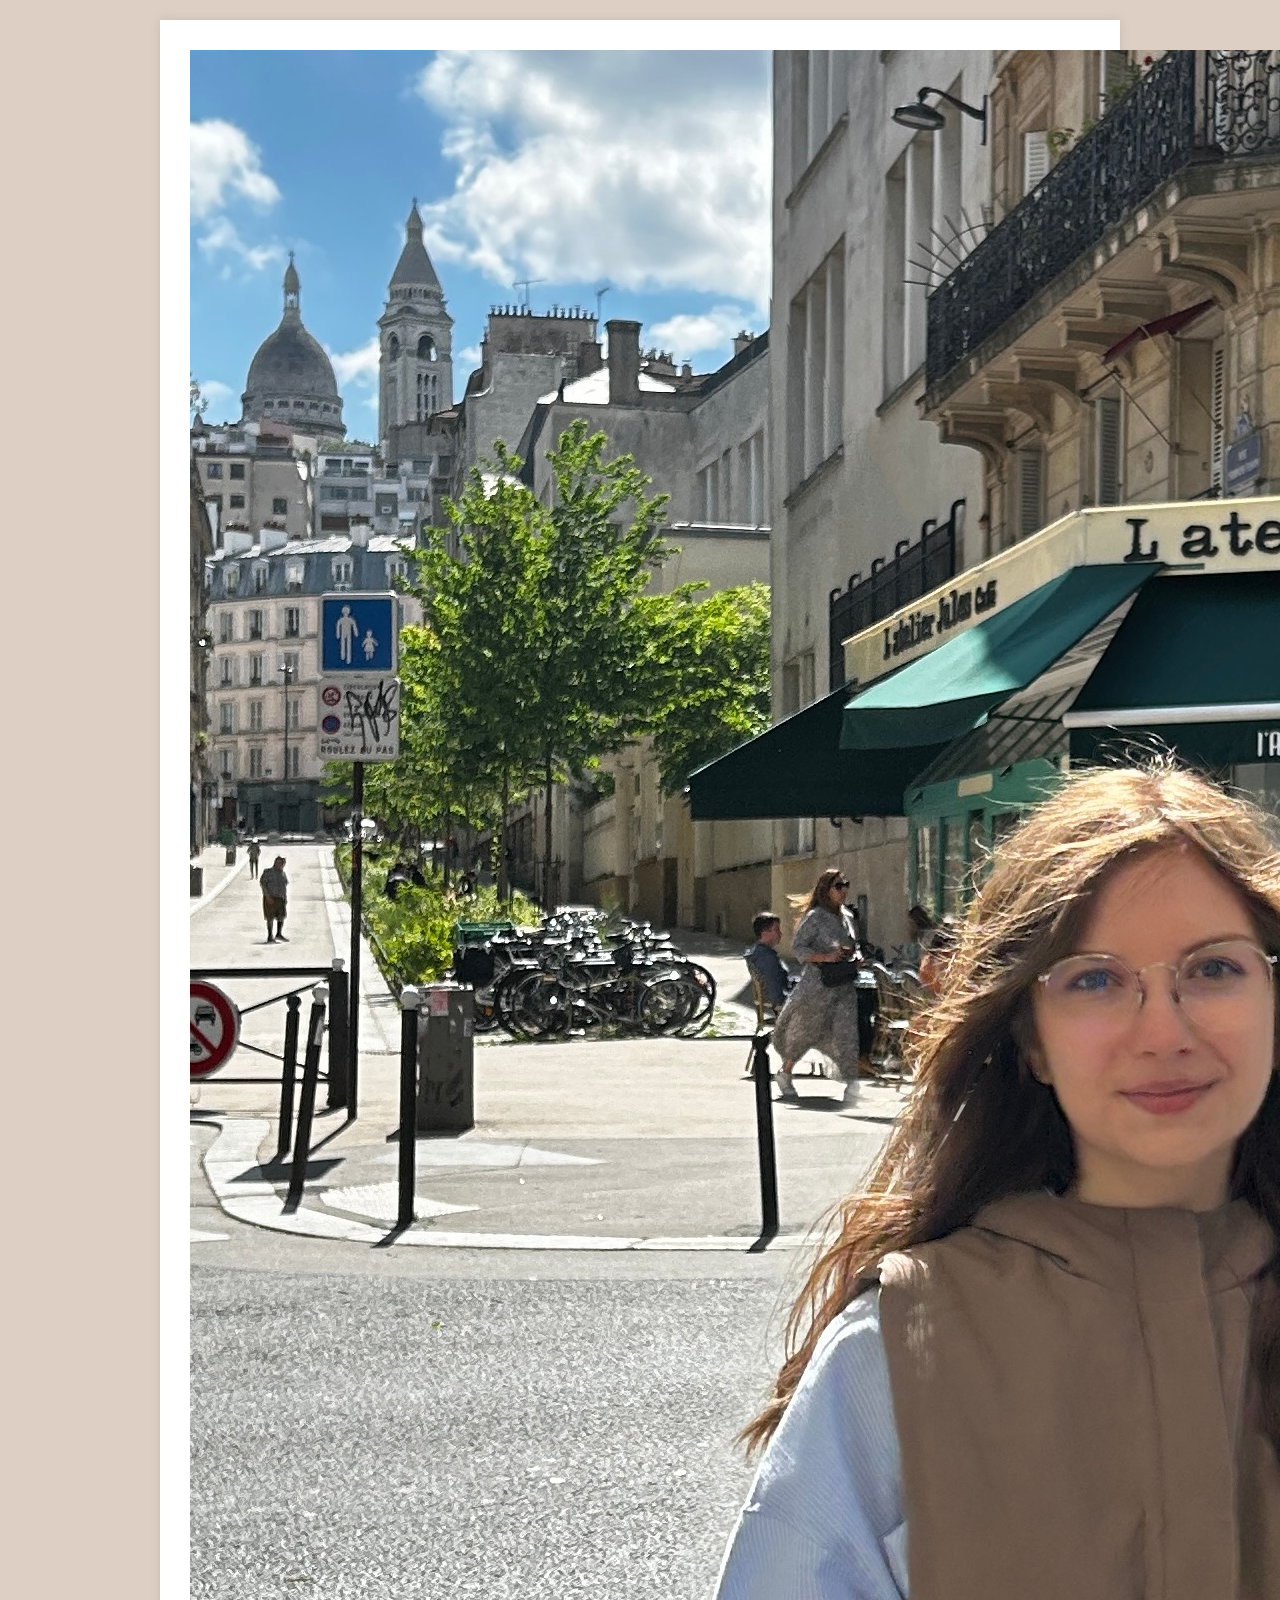
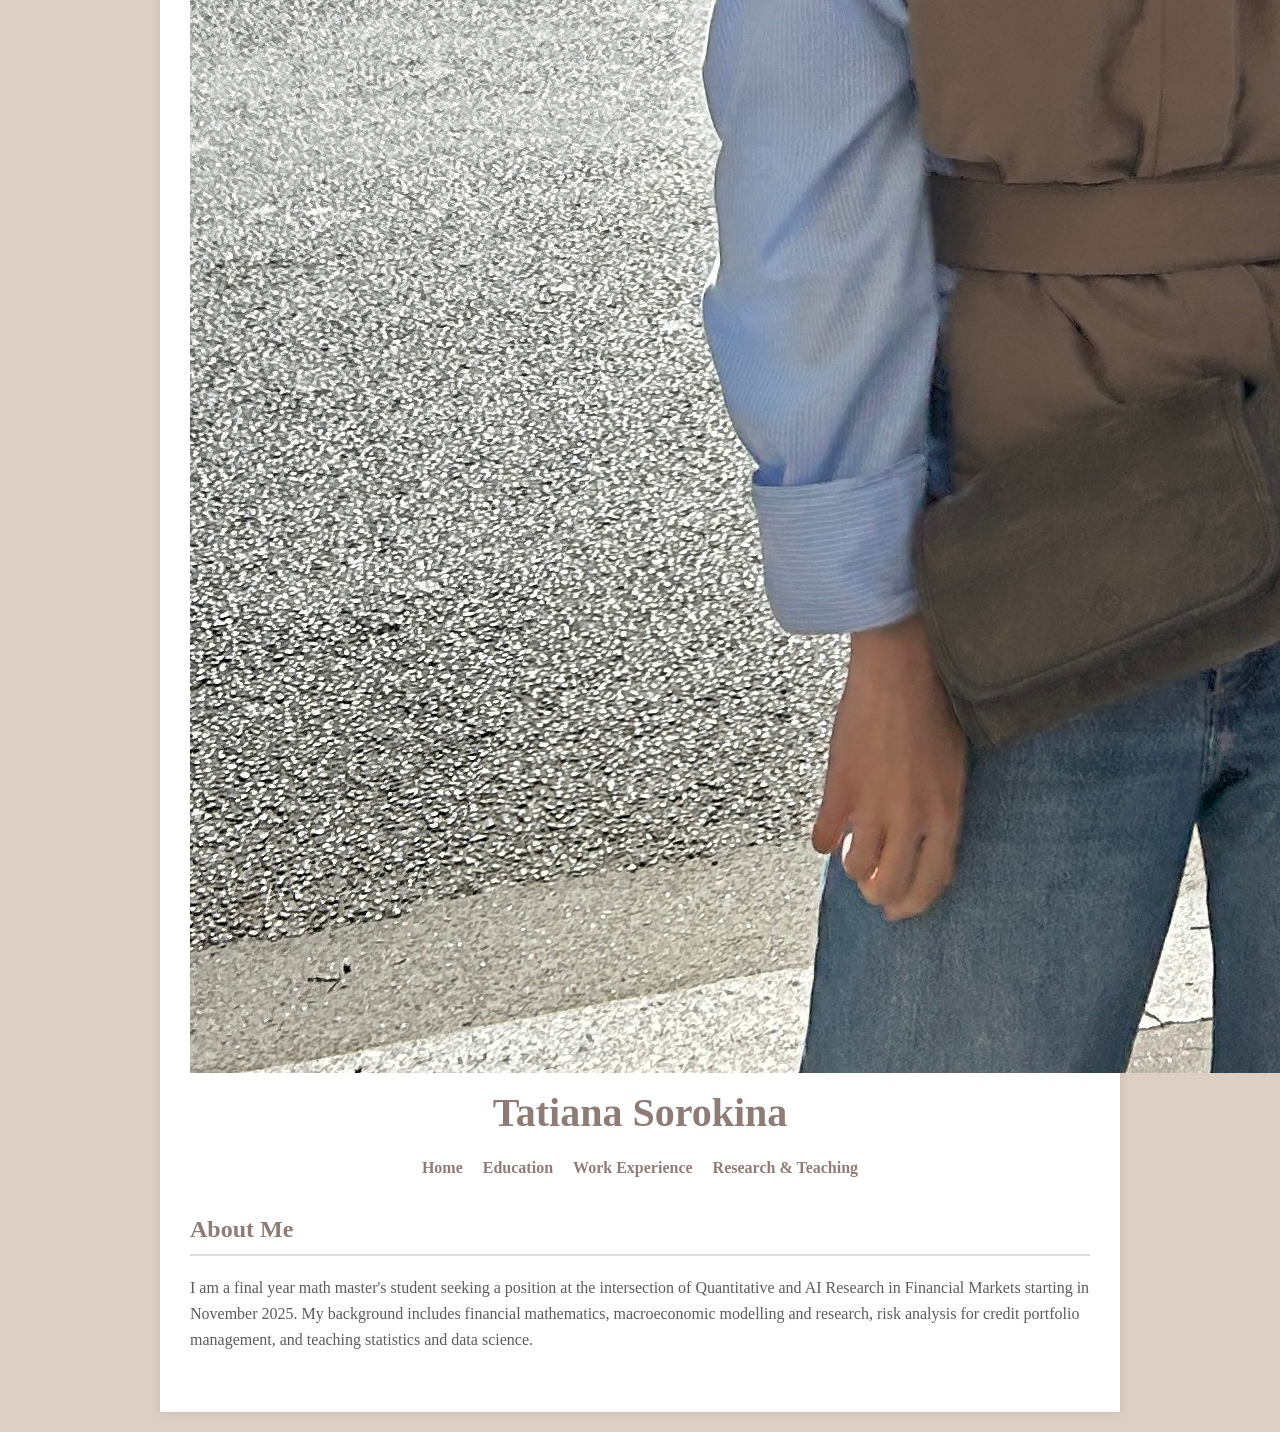
<file: index.html>
<!DOCTYPE html>
<html lang="en">
<head>
  <meta charset="UTF-8">
  <meta name="viewport" content="width=device-width, initial-scale=1">
  <meta name="google-site-verification" content="AKwH5cwZz6q_N1sU3AGKaXVOFll_nJvj4tW0FhjQBiI">
  <meta name="description" content="Tatiana Sorokina – CV/Portfolio showcasing her research experience and interests.">
  <meta name="keywords" content="Tatiana Sorokina, CV, portfolio, Quantitative Research, AI, Finance, tssorokina, Higher School of Economics, Toulouse School of Economics, TSE, HSE, BNP Paribas, Tinkoff, T-Bank, Macrostructural Modelling, Crediit Risk, Causal Inference, Mathematics and Economic Decision, Eiffel Scholarship, Ecoonmics and Statistics, Financial Markets">
<script type="application/ld+json">
{
  "@context": "https://schema.org",
  "@type": "Person",
  "name": "Tatiana Sorokina",
  "url": "https://ttsorokina.github.io/",
  "jobTitle": "Quantitative&AI Research",
  "sameAs": [
    "https://www.linkedin.com/in/tssorokina",
    "https://github.com/tssorokina"
  ]
}
</script>

  <title>Tatiana Sorokina - CV</title>
  <link rel="stylesheet" href="style.css">
<!--   <style>
    /* Global Styles */
    body {
      font-family: "Georgia", serif;
      line-height: 1.6;
      margin: 0;
      padding: 20px;
      background-color: #ddcfc4;
      color: #5c5c5c;
    }
    .container {
      max-width: 900px;
      margin: auto;
      background: #fff;
      padding: 30px;
      box-shadow: 0 0 10px rgba(0,0,0,0.1);
    }
    header {
      text-align: center;
      margin-bottom: 30px;
    }
    header h1 {
      margin: 0;
      font-size: 2.5em;
      color: #8e7d76;
    }
    nav ul {
      list-style: none;
      padding: 0;
      margin: 10px 0;
      display: flex;
      justify-content: center;
      gap: 20px;
    }
    nav ul li {
      display: inline;
    }
    nav ul li a {
      color: #8e7d76;
      text-decoration: none;
      font-weight: bold;
    }
    nav ul li a:hover {
      text-decoration: underline;
    }
    section {
      margin-bottom: 30px;
    }
  .profile-photo {
  /* Make the image 10% of its containing block’s width: */
  /* width: 10%; */
  
  /* Or, to tie it directly to the viewport width: */
  width: 10vw;

  height: auto;        /* keep aspect ratio */
  border-radius: 50%;  /* optional */
  object-fit: cover;
  flex-shrink: 0;
}

  </style> -->
</head>
<body>
  <div class="container">
     <div class="profile-header">
      <img src="img/IMG_3382.jpeg"
           alt="Tatiana Sorokina"
           class="profile-photo">
    <header>
      <h1>Tatiana Sorokina</h1>
      <nav>
        <ul>
          <li><a href="index.html">Home</a></li>
          <li><a href="education.html">Education</a></li>
          <li><a href="work.html">Work Experience</a></li>
          <li><a href="research.html">Research & Teaching</a></li>
        </ul>
      </nav>
    </header>
     </div>

    <section id="about">
      <h2>About Me</h2>
      <p>
        I am a final year math master's student seeking a position at the intersection of Quantitative and AI Research in Financial Markets starting in November 2025. My background includes financial mathematics, macroeconomic modelling and research, risk analysis for credit portfolio management, and teaching statistics and data science.
      </p>
    </section>
    <!-- Additional sections specific to this page go here -->
  </div>
</body>
</html>
</file>
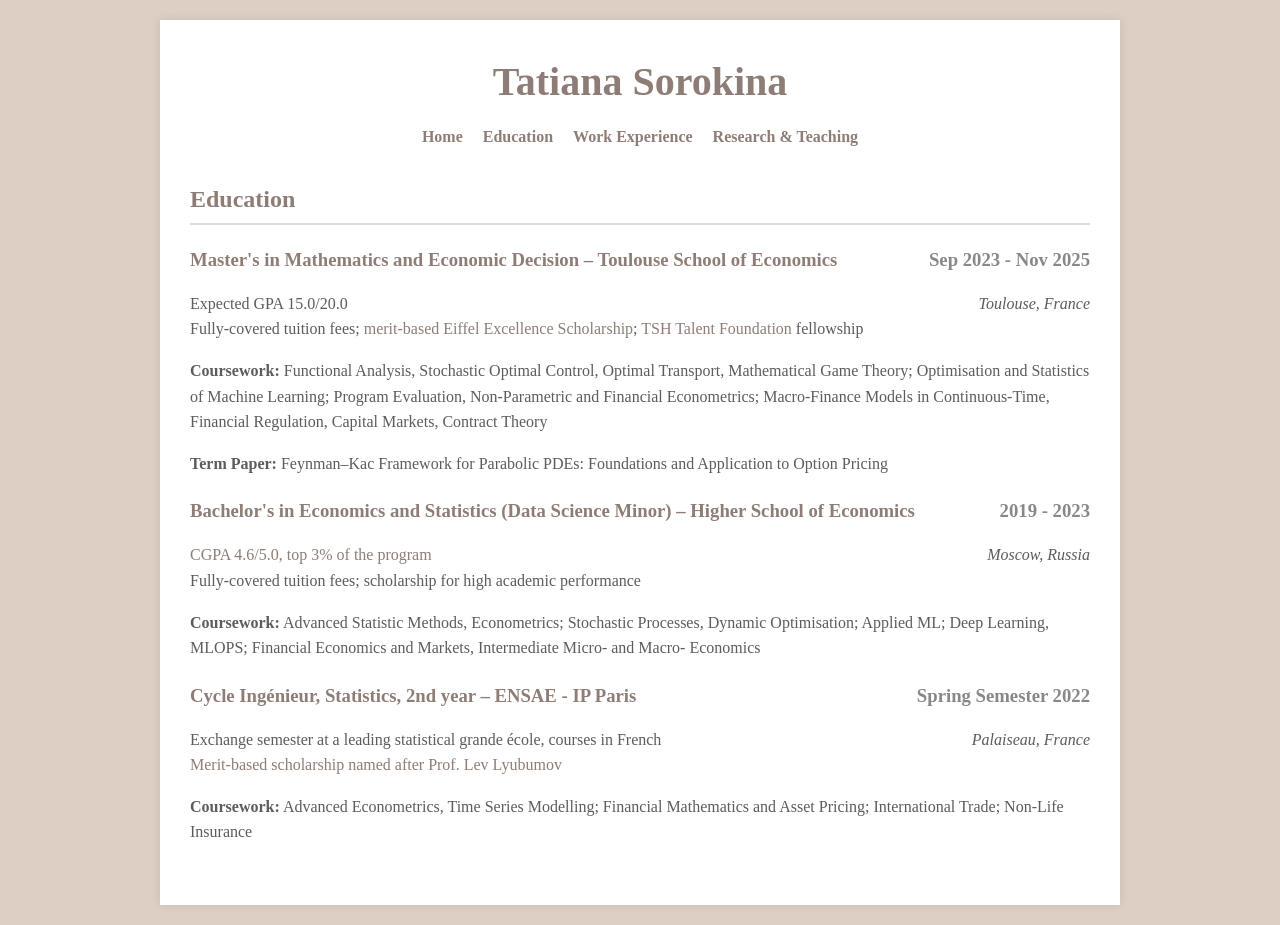
<file: education.html>
<!DOCTYPE html>
<html lang="en">
<head>
  <meta charset="UTF-8">
  <meta name="viewport" content="width=device-width, initial-scale=1">
  <title>Tatiana Sorokina - Education</title>
  <link rel="stylesheet" href="style.css">
</head>
<body>
  <div class="container">
    <header>
      <h1>Tatiana Sorokina</h1>
      <nav>
        <ul>
          <li><a href="index.html">Home</a></li>
          <li><a href="education.html">Education</a></li>
          <li><a href="work.html">Work Experience</a></li>
          <li><a href="research.html">Research & Teaching</a></li>
        </ul>
      </nav>
    </header>

    <section id="education">
      <h2>Education</h2>
      <div class="subsection">
        <h3>
          <a href="https://www.tse-fr.eu/master-mathematics-and-economic-decision"><strong>Master's in Mathematics and Economic Decision</strong></a> – Toulouse School of Economics
          <span class="date">Sep 2023 - Nov 2025</span>
        </h3>
        <p><em class="place">Toulouse, France</em></p>
        <p>
          Expected GPA 15.0/20.0<br>
          Fully-covered tuition fees; <a href="https://www.campusfrance.org/en/eiffel-scholarship-program-of-excellence">merit-based Eiffel Excellence Scholarship</a>; <a href="https://tshtalentfoundation.org/">TSH Talent Foundation</a> fellowship
        </p>
        <p>
          <strong>Coursework:</strong> Functional Analysis, Stochastic Optimal Control, Optimal Transport, Mathematical Game Theory; Optimisation and Statistics of Machine Learning; Program Evaluation, Non-Parametric and Financial Econometrics; Macro-Finance Models in Continuous-Time, Financial Regulation, Capital Markets, Contract Theory
        </p>
        <p>
          <strong>Term Paper:</strong> Feynman–Kac Framework for Parabolic PDEs: Foundations and Application to Option Pricing
        </p>
      </div>

      <div class="subsection">
        <h3>
          <a href="https://www.hse.ru/en/ba/stat/"><strong>Bachelor's in Economics and Statistics (Data Science Minor)</strong></a> – Higher School of Economics
          <span class="date">2019 - 2023</span>
        </h3>
        <p><em class="place">Moscow, Russia</em></p>
        <p>
          <a href="https://www.hse.ru/en/ba/stat/ratings">CGPA 4.6/5.0, top 3% of the program</a><br>
          Fully-covered tuition fees; scholarship for high academic performance
        </p>
        <p>
          <strong>Coursework:</strong> Advanced Statistic Methods, Econometrics; Stochastic Processes, Dynamic Optimisation; Applied ML; Deep Learning, MLOPS; Financial Economics and Markets, Intermediate Micro- and Macro- Economics
        </p>
      </div>

      <div class="subsection">
        <h3>
          <a href="https://www.ensae.fr/en/education/ingenieur-ensae-program/second-year"><strong>Cycle Ingénieur, Statistics, 2nd year</strong></a> – ENSAE - IP Paris
          <span class="date">Spring Semester 2022</span>
        </h3>
        <p><em class="place">Palaiseau, France</em></p>
        <p>
          Exchange semester at a leading statistical grande école, courses in French<br>
          <a href="https://economics.hse.ru/io/news/542937241.html">Merit-based scholarship named after Prof. Lev Lyubumov</a>
        </p>
        <p>
          <strong>Coursework:</strong> Advanced Econometrics, Time Series Modelling; Financial Mathematics and Asset Pricing; International Trade; Non-Life Insurance
        </p>
      </div>
    </section>
  </div>
</body>
</html>
</file>
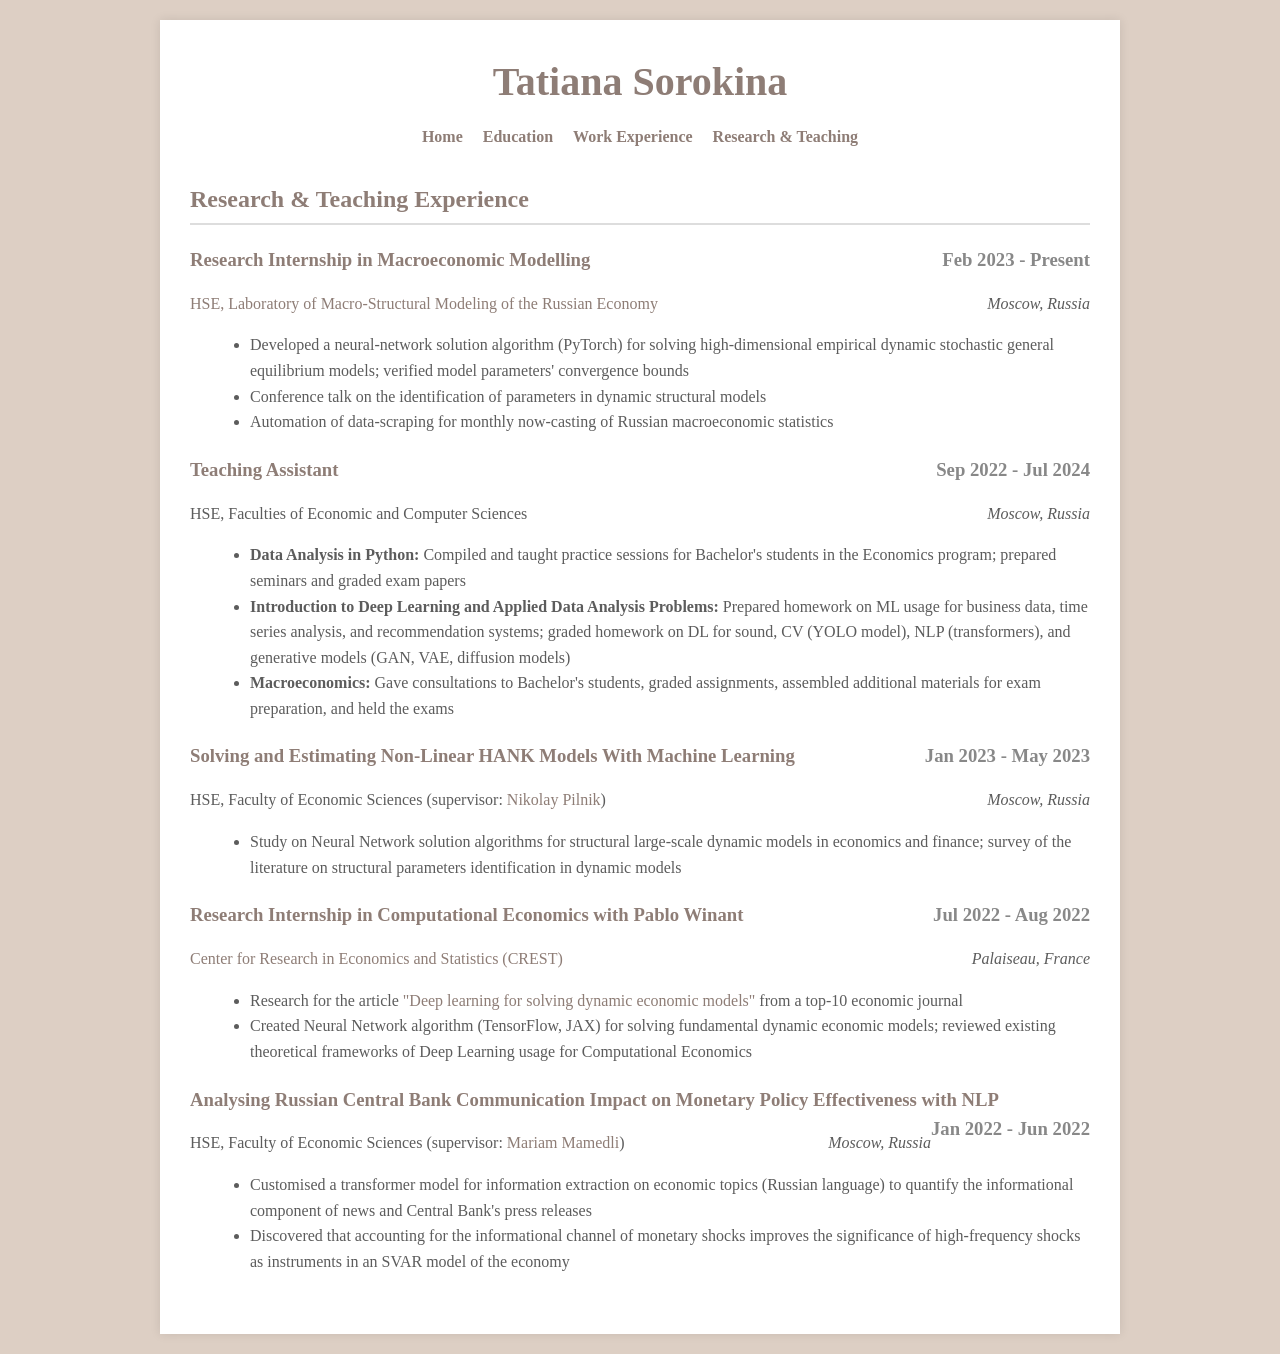
<file: research.html>
<!DOCTYPE html>
<html lang="en">
<head>
  <meta charset="UTF-8">
  <meta name="viewport" content="width=device-width, initial-scale=1">
  <title>Tatiana Sorokina - Research & Teaching</title>
  <link rel="stylesheet" href="style.css">
</head>
<body>
  <div class="container">
    <header>
      <h1>Tatiana Sorokina</h1>
      <nav>
        <ul>
          <li><a href="index.html">Home</a></li>
          <li><a href="education.html">Education</a></li>
          <li><a href="work.html">Work Experience</a></li>
          <li><a href="research.html">Research & Teaching</a></li>
        </ul>
      </nav>
    </header>

    <section id="research">
      <h2>Research & Teaching Experience</h2>
      <div class="subsection">
        <h3>
          Research Internship in Macroeconomic Modelling <span class="date">Feb 2023 - Present</span>
        </h3>
        <p>
          <a href="https://economics.hse.ru/gmsm/">HSE, Laboratory of Macro-Structural Modeling of the Russian Economy</a> <em class="place">Moscow, Russia</em>
        </p>
        <ul>
          <li>Developed a neural-network solution algorithm (PyTorch) for solving high-dimensional empirical dynamic stochastic general equilibrium models; verified model parameters' convergence bounds</li>
          <li>Conference talk on the identification of parameters in dynamic structural models</li>
          <li>Automation of data-scraping for monthly now-casting of Russian macroeconomic statistics</li>
        </ul>
      </div>

      <div class="subsection">
        <h3>
          Teaching Assistant <span class="date">Sep 2022 - Jul 2024</span>
        </h3>
        <p>
          HSE, Faculties of Economic and Computer Sciences <em class="place">Moscow, Russia</em>
        </p>
        <ul>
          <li><strong>Data Analysis in Python:</strong> Compiled and taught practice sessions for Bachelor's students in the Economics program; prepared seminars and graded exam papers</li>
          <li><strong>Introduction to Deep Learning and Applied Data Analysis Problems:</strong> Prepared homework on ML usage for business data, time series analysis, and recommendation systems; graded homework on DL for sound, CV (YOLO model), NLP (transformers), and generative models (GAN, VAE, diffusion models)</li>
          <li><strong>Macroeconomics:</strong> Gave consultations to Bachelor's students, graded assignments, assembled additional materials for exam preparation, and held the exams</li>
        </ul>
      </div>

      <div class="subsection">
        <h3>
          Solving and Estimating Non-Linear HANK Models With Machine Learning <span class="date">Jan 2023 - May 2023</span>
        </h3>
        <p>
          HSE, Faculty of Economic Sciences (supervisor: <a href="https://www.hse.ru/en/org/persons/11532263">Nikolay Pilnik</a>) <em class="place">Moscow, Russia</em>
        </p>
        <ul>
          <li>Study on Neural Network solution algorithms for structural large-scale dynamic models in economics and finance; survey of the literature on structural parameters identification in dynamic models</li>
        </ul>
      </div>

      <div class="subsection">
        <h3>
          Research Internship in Computational Economics with <a href="https://scholar.google.com/citations?user=MZINMrkAAAAJ&hl=en">Pablo Winant</a> <span class="date">Jul 2022 - Aug 2022</span>
        </h3>
        <p>
          <a href="https://crest.science/">Center for Research in Economics and Statistics (CREST)</a> <em class="place">Palaiseau, France</em>
        </p>
        <ul>
          <li>Research for the article <a href="https://www.sciencedirect.com/science/article/pii/S0304393221000799">"Deep learning for solving dynamic economic models"</a> from a top-10 economic journal</li>
          <li>Created Neural Network algorithm (TensorFlow, JAX) for solving fundamental dynamic economic models; reviewed existing theoretical frameworks of Deep Learning usage for Computational Economics</li>
        </ul>
      </div>

      <div class="subsection">
        <h3>
          Analysing Russian Central Bank Communication Impact on Monetary Policy Effectiveness with NLP <span class="date">Jan 2022 - Jun 2022</span>
        </h3>
        <p>
          HSE, Faculty of Economic Sciences (supervisor: <a href="https://www.linkedin.com/in/mariammamedli?originalSubdomain=sg">Mariam Mamedli</a>) <em class="place">Moscow, Russia</em>
        </p>
        <ul>
          <li>Customised a transformer model for information extraction on economic topics (Russian language) to quantify the informational component of news and Central Bank's press releases</li>
          <li>Discovered that accounting for the informational channel of monetary shocks improves the significance of high-frequency shocks as instruments in an SVAR model of the economy</li>
        </ul>
      </div>
    </section>
  </div>
</body>
</html>
</file>
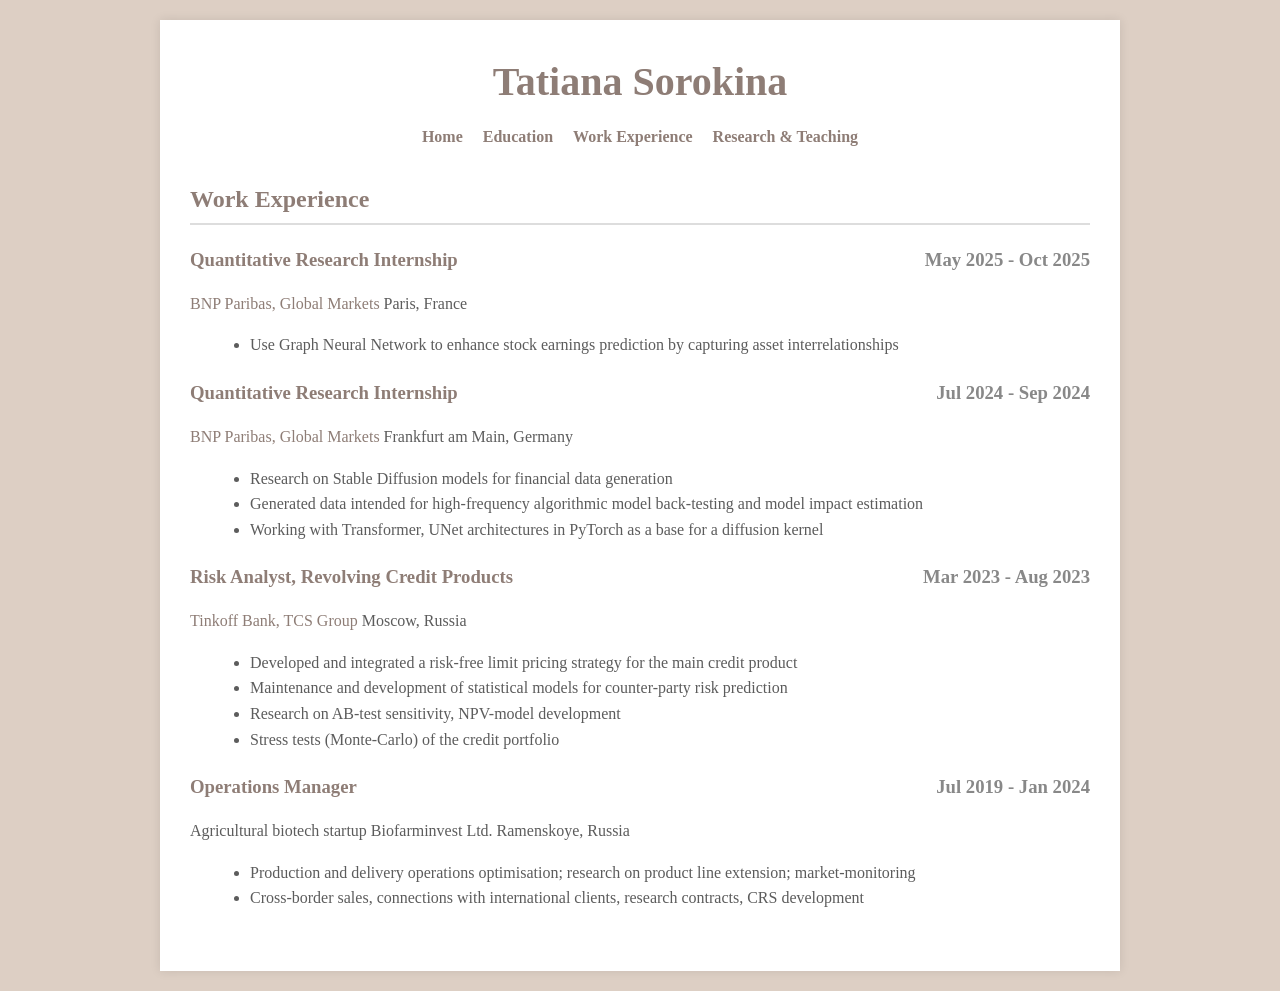
<file: work.html>
<!DOCTYPE html>
<html lang="en">
<head>
  <meta charset="UTF-8">
  <meta name="viewport" content="width=device-width, initial-scale=1">
  <title>Tatiana Sorokina - Work Experience</title>
  <link rel="stylesheet" href="style.css">
</head>
<body>
  <div class="container">
    <header>
      <h1>Tatiana Sorokina</h1>
      <nav>
        <ul>
          <li><a href="index.html">Home</a></li>
          <li><a href="education.html">Education</a></li>
          <li><a href="work.html">Work Experience</a></li>
          <li><a href="research.html">Research & Teaching</a></li>
        </ul>
      </nav>
    </header>

    <section id="work">
      <h2>Work Experience</h2>
      <div class="subsection">
        <h3>
          Quantitative Research Internship <span class="date">May 2025 - Oct 2025</span>
        </h3>
        <p>
          <a href="https://globalmarkets.cib.bnpparibas/">BNP Paribas, Global Markets</a> <span>Paris, France</span>
        </p>
        <ul>
          <li>Use Graph Neural Network to enhance stock earnings prediction by capturing asset interrelationships</li>
        </ul>
      </div>

      <div class="subsection">
        <h3>
          Quantitative Research Internship <span class="date">Jul 2024 - Sep 2024</span>
        </h3>
        <p>
          <a href="https://globalmarkets.cib.bnpparibas/">BNP Paribas, Global Markets</a> <span>Frankfurt am Main, Germany</span>
        </p>
        <ul>
          <li>Research on Stable Diffusion models for financial data generation</li>
          <li>Generated data intended for high-frequency algorithmic model back-testing and model impact estimation</li>
          <li>Working with Transformer, UNet architectures in PyTorch as a base for a diffusion kernel</li>
        </ul>
      </div>

      <div class="subsection">
        <h3>
          Risk Analyst, Revolving Credit Products <span class="date">Mar 2023 - Aug 2023</span>
        </h3>
        <p>
          <a href="https://tinkoff-group.com/company-info/summary/">Tinkoff Bank, TCS Group</a> <span>Moscow, Russia</span>
        </p>
        <ul>
          <li>Developed and integrated a risk-free limit pricing strategy for the main credit product</li>
          <li>Maintenance and development of statistical models for counter-party risk prediction</li>
          <li>Research on AB-test sensitivity, NPV-model development</li>
          <li>Stress tests (Monte-Carlo) of the credit portfolio</li>
        </ul>
      </div>

      <div class="subsection">
        <h3>
          Operations Manager <span class="date">Jul 2019 - Jan 2024</span>
        </h3>
        <p>
          Agricultural biotech startup Biofarminvest Ltd. <span>Ramenskoye, Russia</span>
        </p>
        <ul>
          <li>Production and delivery operations optimisation; research on product line extension; market-monitoring</li>
          <li>Cross-border sales, connections with international clients, research contracts, CRS development</li>
        </ul>
      </div>
    </section>
  </div>
</body>
</html>
</file>
<file: style.css>
/* Global Styles */
body {
  font-family: "Georgia", serif;
  line-height: 1.6;
  margin: 0;
  padding: 20px;
  background-color: #ddcfc4; /* Page background colour */
  color: #5c5c5c; /* Default text colour */
}
.container {
  max-width: 900px;
  margin: auto;
  background: #fff;
  padding: 30px;
  box-shadow: 0 0 10px rgba(0,0,0,0.1);
}
header {
  text-align: center;
  margin-bottom: 30px;
}
header h1 {
  margin: 0;
  font-size: 2.5em;
  color: #8e7d76; /* Headline colour */
}
nav ul {
  list-style: none;
  padding: 0;
  margin: 10px 0;
  display: flex;
  justify-content: center;
  gap: 20px;
}
nav ul li {
  display: inline;
}
nav ul li a {
  color: #8e7d76;
  text-decoration: none;
  font-weight: bold;
}
nav ul li a:hover {
  text-decoration: underline;
}
section {
  margin-bottom: 30px;
}
h2 {
  border-bottom: 2px solid #ddd;
  padding-bottom: 5px;
  color: #8e7d76;
}
h3 {
  color: #8e7d76;
  margin: 0;
}
.date {
  float: right;
  color: #888;
}
.place {
  float: right;
}
.subsection {
  margin-bottom: 20px;
  clear: both;
}
a {
  color: #8e7d76;
  text-decoration: none;
}
a:hover {
  text-decoration: underline;
}
ul {
  list-style: disc;
  margin-left: 20px;
}
</file>
